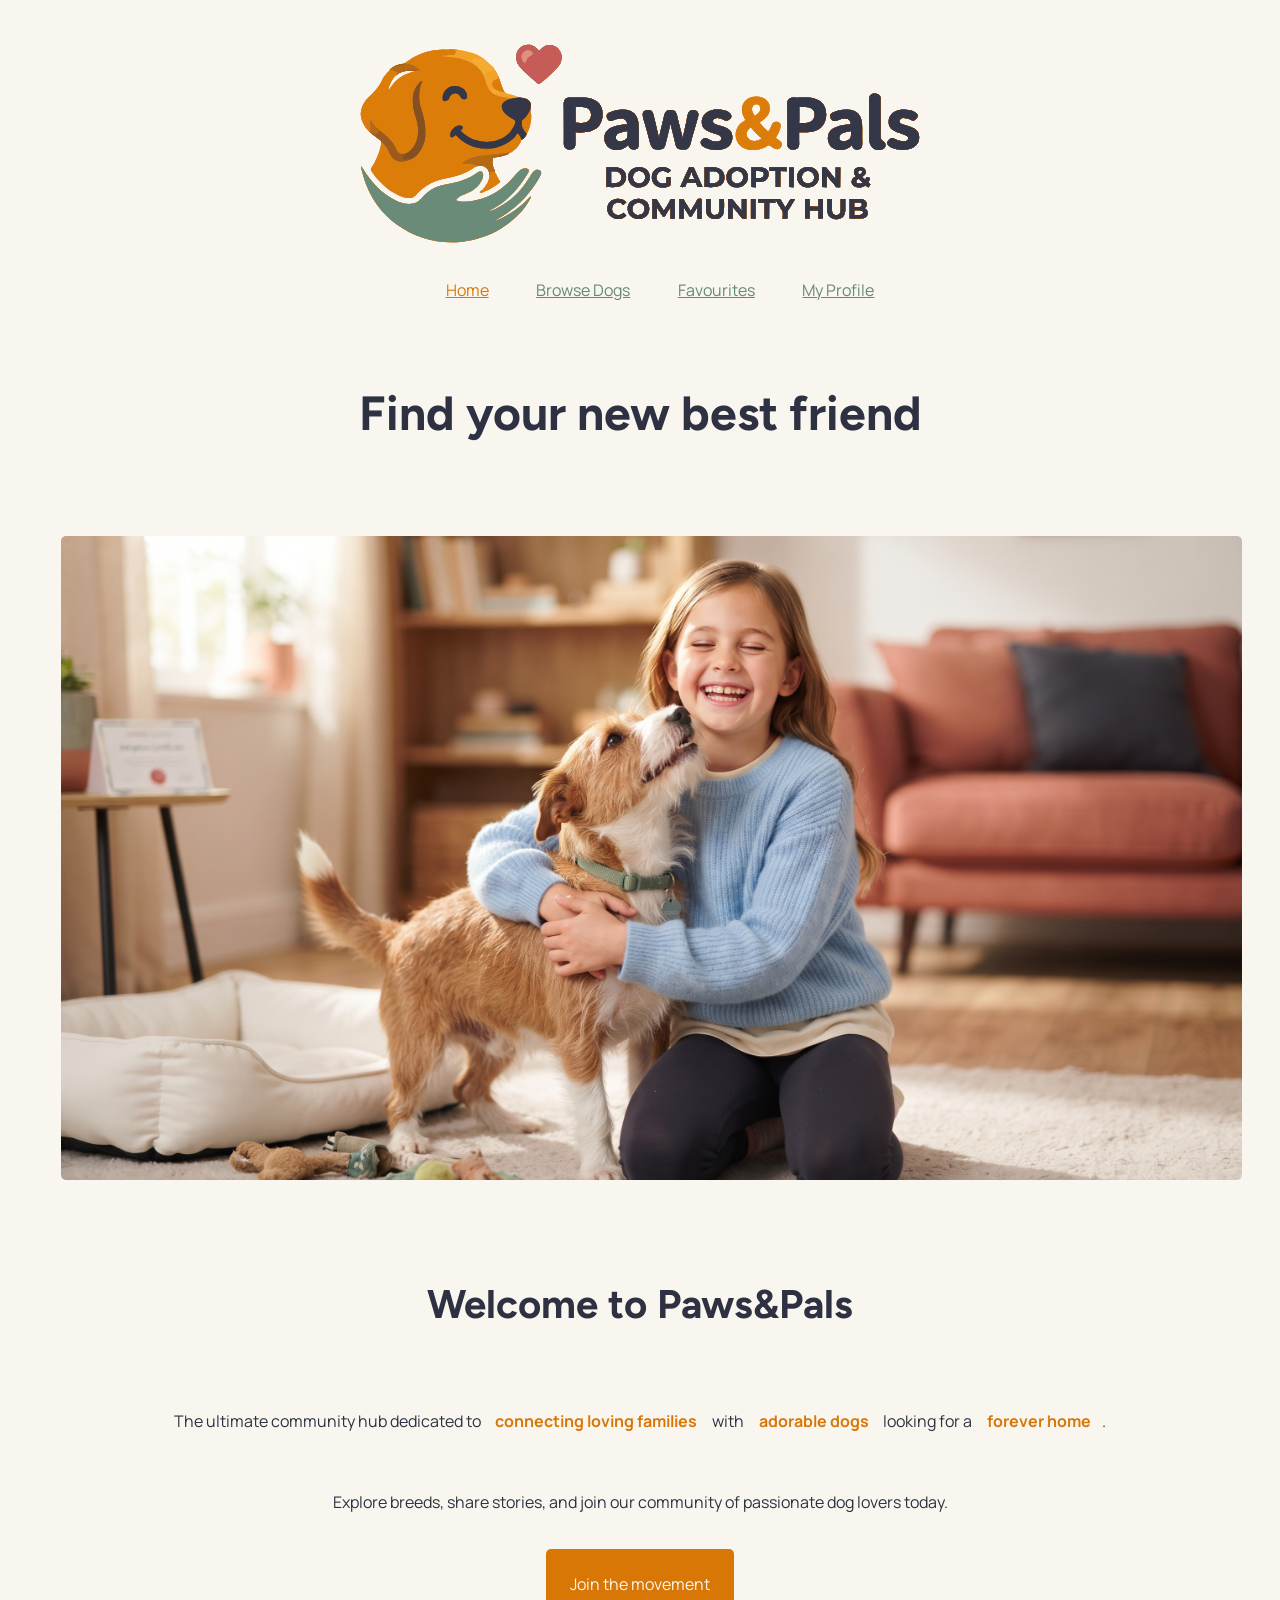
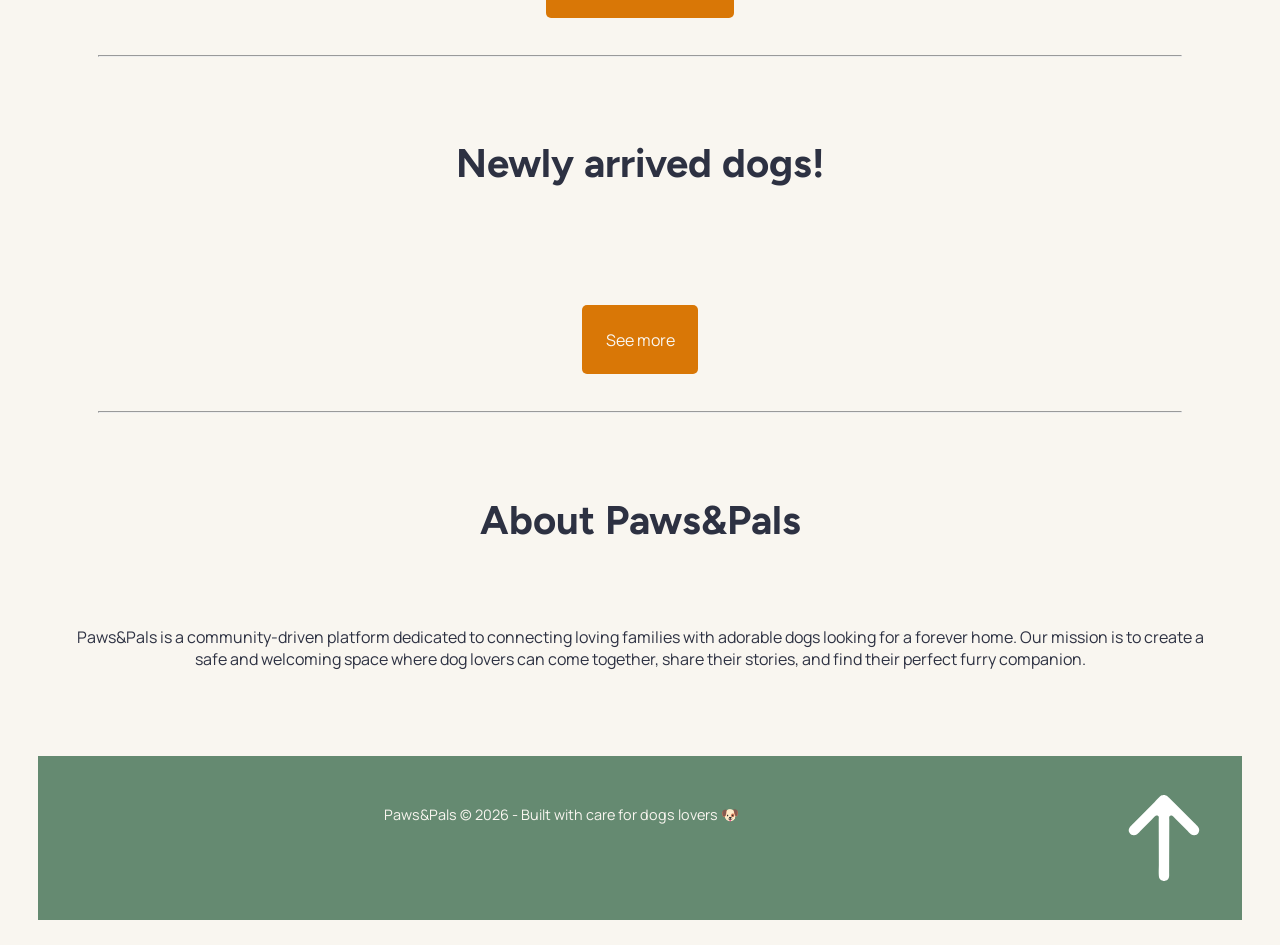
<file: web-development/exam-project/index.html>
<!doctype html>
<html lang="en">
  <head>
    <meta charset="UTF-8" />
    <meta name="viewport" content="width=device-width, initial-scale=1.0" />

    <link rel="stylesheet" href="css/style.css" />
    <link rel="icon" href="img/pawsnpals_favicon.svg" />
    <link rel="stylesheet" href="https://cdn.jsdelivr.net/npm/bootstrap-icons@1.11.3/font/bootstrap-icons.min.css">

    <title>Paws&Pals | Home</title>
  </head>
  <body>
    <header>
      <nav class="navbar">
        <img class="logo" src="img/pawsnpals_logo.svg" alt="Paws&Pals logo" />
        <ul class="nav-links">
          <li><a href="index.html" class="active">Home</a></li>
          <li><a href="dogs.html">Browse Dogs</a></li>
          <li><a href="favourites.html">Favourites</a></li>
          <li><a href="profile.html">My Profile</a></li>
        </ul>
      </nav>
    </header>

    <main>
      <section class="hero">
        <h1 id="top">Find your new best friend</h1>
        <img src="img/hero.jpeg" alt="A girl hugging a newly adopted dog." />
        <h2>Welcome to Paws&Pals</h2>
        <p>
          The ultimate community hub dedicated to
          <strong>connecting loving families</strong> with
          <strong>adorable dogs</strong> looking for a
          <strong>forever home</strong>.
        </p>
        <p>
          Explore breeds, share stories, and join our community of passionate
          dog lovers today.
        </p>
      </section>

      <section class="cta">
        <a href="profile.html" class="btn">Join the movement</a>
      </section>

      <hr />

      <section class="library">
        <h2>Newly arrived dogs!</h2>
        <div class="flex-container" id="flex-container-dogs"></div>
        <a href="dogs.html" class="btn">See more</a>
      </section>

      <hr />

      <section class="about">
        <h2>About Paws&Pals</h2>
        <p>
          Paws&Pals is a community-driven platform dedicated to connecting
          loving families with adorable dogs looking for a forever home. Our
          mission is to create a safe and welcoming space where dog lovers can
          come together, share their stories, and find their perfect furry
          companion.
        </p>
      </section>
    </main>

    <footer>
      <p>Paws&Pals &copy; 2026 - Built with care for dogs lovers 🐶</p>
      <a href="#top"
        ><img id="back-to-top" src="img/up-arrow.svg" alt="Back to top"
      /></a>
    </footer>
    <script src="js/index.js"></script>
  </body>
</html>
</file>
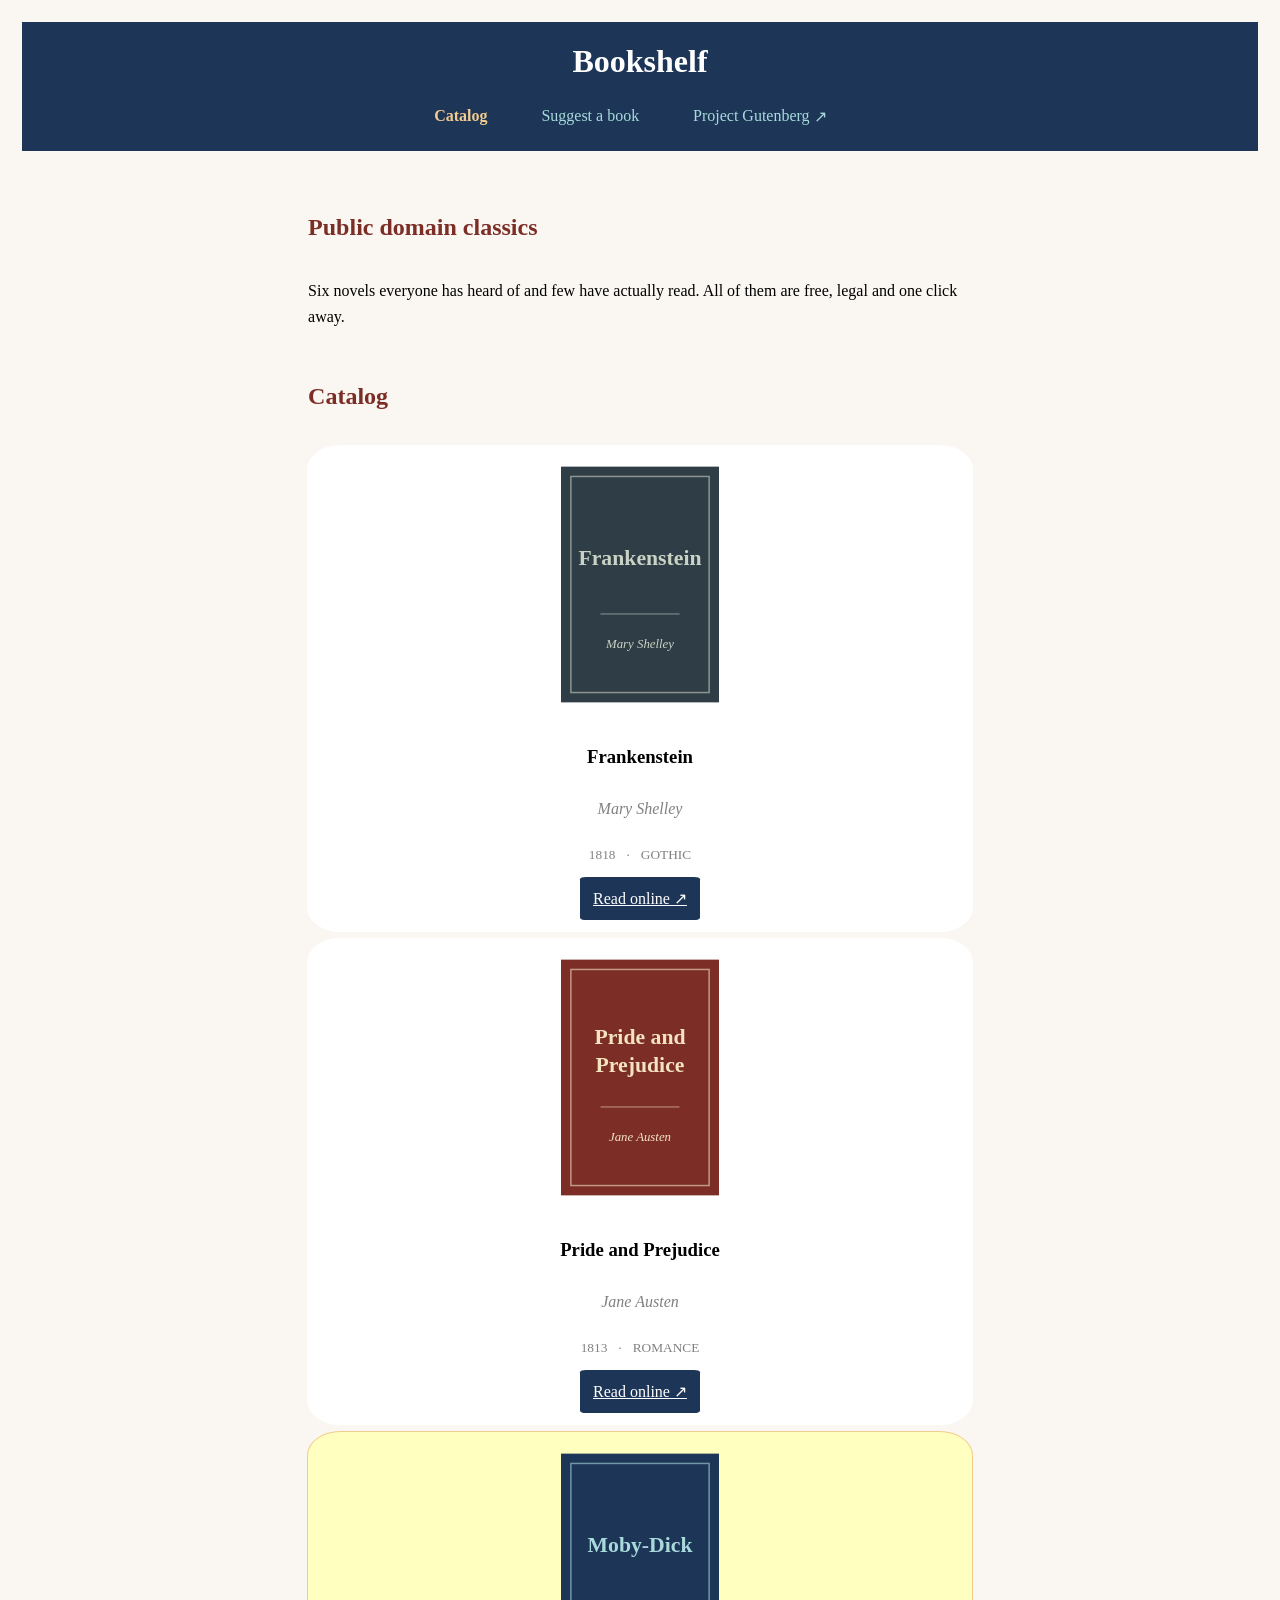
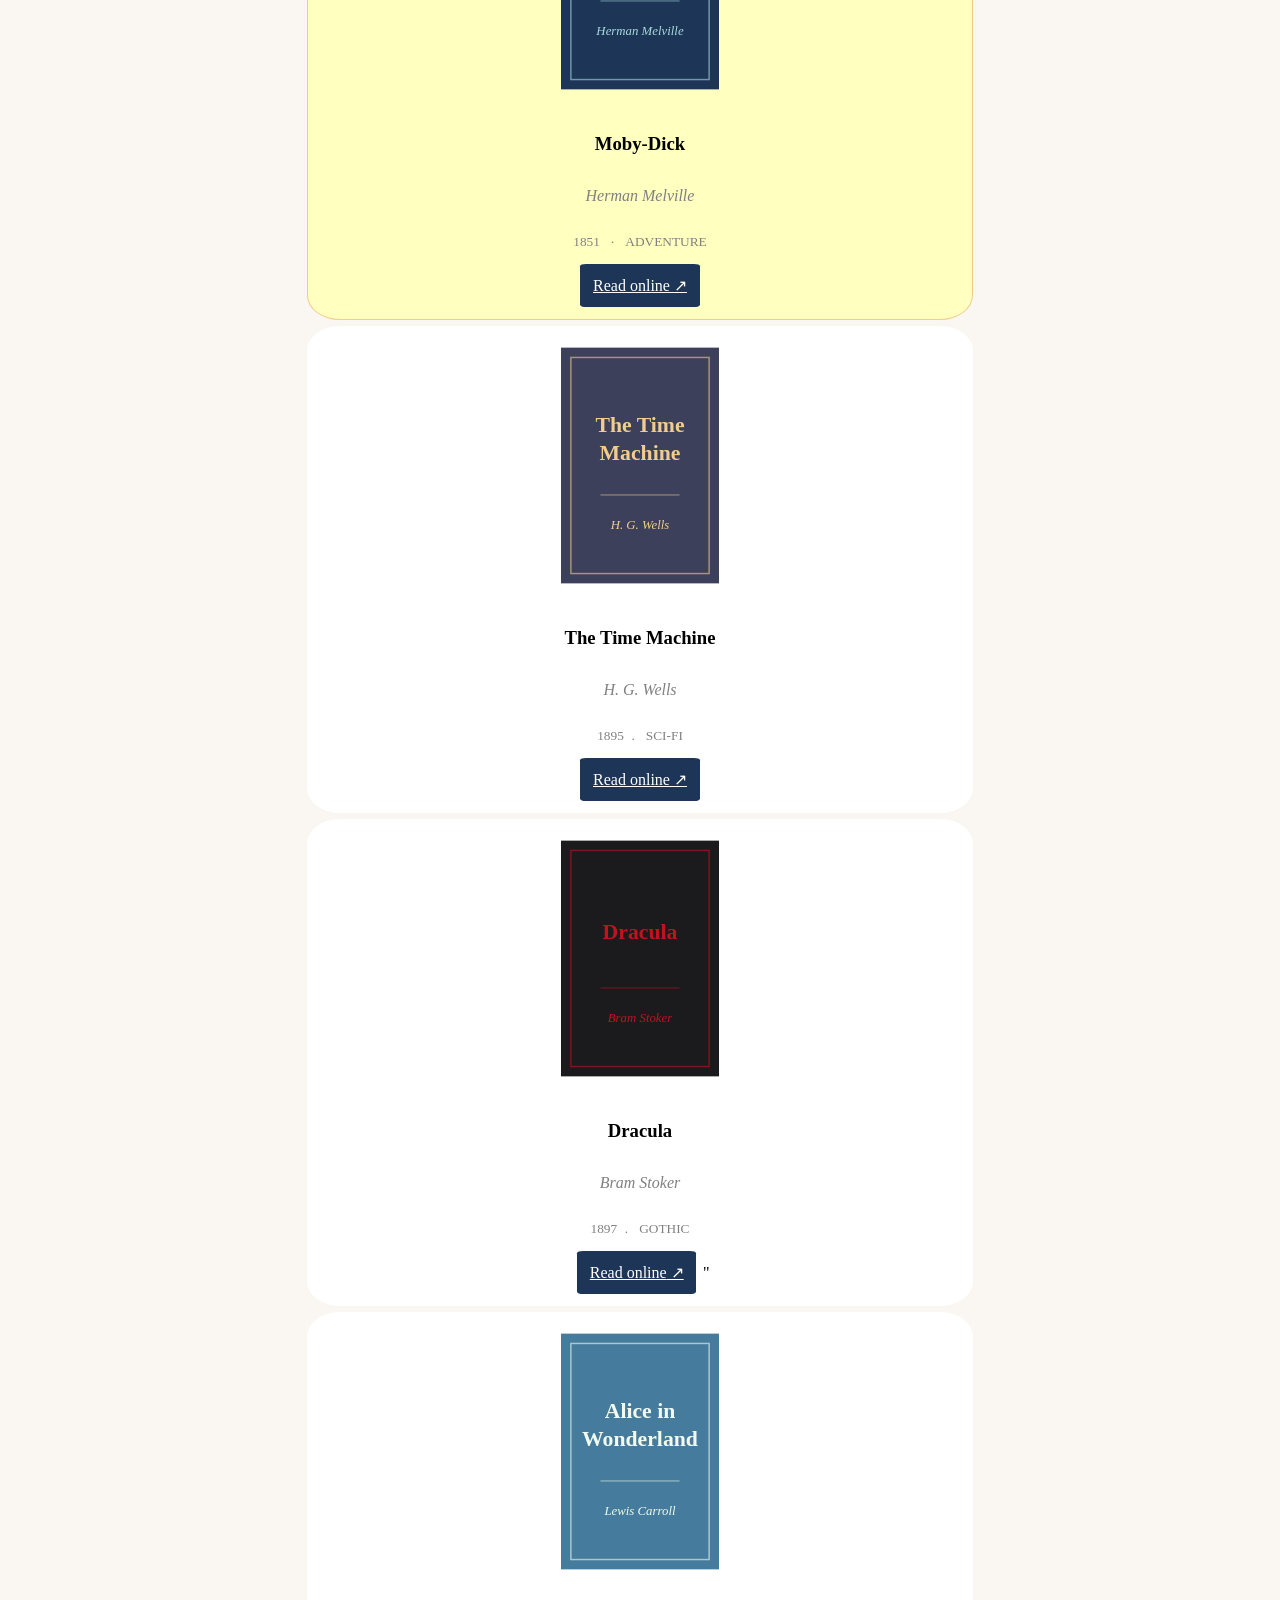
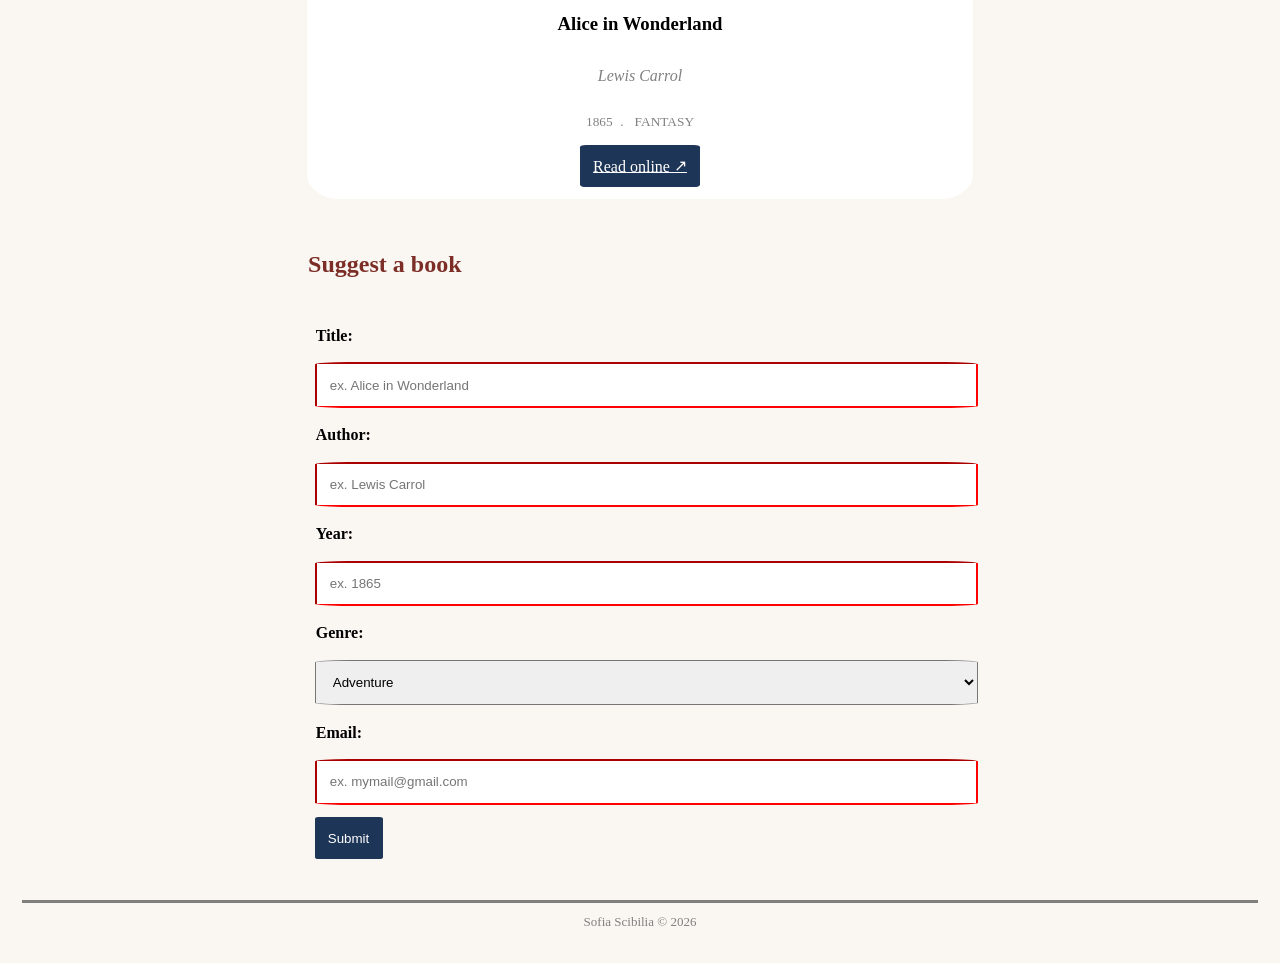
<file: web-development/exercises/live labs/lab01/starter/index.html>
<!doctype html>
<html lang="en">
  <head>
    <meta charset="UTF-8" />
    <meta name="viewport" content="width=device-width, initial-scale=1.0" />
    <title>Bookshelf</title>
    <link rel="stylesheet" href="css/style.css" />
  </head>
  <body>
    <header class="site-header">
      <h1 class="logo">Bookshelf</h1>
      <nav>
        <ul class="nav-list">
          <li><a href="#catalog" class="active">Catalog</a></li>
          <li><a href="#suggest">Suggest a book</a></li>
          <li><a href="https://www.gutenberg.org" target="_blank" rel="noopener">Project Gutenberg</a></li>
        </ul>
      </nav>
    </header>

    <main>
      <section class="intro">
        <h2>Public domain classics</h2>
        <p>Six novels everyone has heard of and few have actually read. All of them are free, legal and one click away.</p>
      </section>

      <section id="catalog" class="catalog">
        <h2>Catalog</h2>

        <!-- One card is done for you. Use it as a model. -->
        <article class="book-card">
          <img src="img/frankenstein.svg" alt="Cover of Frankenstein by Mary Shelley" width="160" height="240" />
          <h3>Frankenstein</h3>
          <p class="author">Mary Shelley</p>
          <p class="meta"><span class="year">1818</span> · <span class="genre">Gothic</span></p>
          <a href="https://www.gutenberg.org/ebooks/84" target="_blank" rel="noopener" class="btn">Read online</a>
        </article>

        <article class="book-card">
          <img src="img/pride-and-prejudice.svg" alt="Cover of Pride and Prejudice by Jane Austen" width="160" height="240" />
          <h3>Pride and Prejudice</h3>
          <p class="author">Jane Austen</p>
          <p class="meta"><span class="year">1813</span> · <span class="genre">Romance</span></p>
          <a href="https://www.gutenberg.org/ebooks/1342" target="_blank" rel="noopener" class="btn">Read online</a>
        </article>

        <article class="book-card featured">
          <img src="img/moby-dick.svg" alt="Cover of Moby-Dick by Herman Melville" width="160" height="240" />
          <h3>Moby-Dick</h3>
          <p class="author">Herman Melville</p>
          <p class="meta"><span class="year">1851</span> · <span class="genre">Adventure</span></p>
          <a href="https://www.gutenberg.org/ebooks/2701" target="_blank" rel="noopener" class="btn">Read online</a>
        </article>

        <article class="book-card">
          <img src="img/the-time-machine.svg" alt="Cover of The Time Machine by H. G. Wells" width="160" height="240" />
          <h3>The Time Machine</h3>
          <p class="author">H. G. Wells</p>
          <p class="meta"><span class="year">1895</span>. <span class="genre">Sci-fi</span></p>
          <a href="https://www.gutenberg.org/ebooks/35" target="_blank" rel="noopener" class="btn">Read online</a>
        </article>

        <article class="book-card">
          <img src="img/dracula.svg" alt="Cover of Dracula by Bram Stoker" width="160" height="240" />
          <h3>Dracula</h3>
          <p class="author">Bram Stoker</p>
          <p class="meta"><span class="year">1897</span>. <span class="genre">Gothic</span></p>
          <a href="https://www.gutenberg.org/ebooks/345" target="_blank" rel="noopener" class="btn">Read online</a>"
        </article>

        <article class="book-card">
          <img src="img/alice-in-wonderland.svg" alt="Cover of Alice in Wonderland by Lewis Carrol" width="160" height="240" />
          <h3>Alice in Wonderland</h3>
          <p class="author">Lewis Carrol</p>
          <p class="meta"><span class="year">1865</span>. <span class="genre">Fantasy</span></p>
          <a href="https://www.gutenberg.org/ebooks/11" target="_blank" rel="noopener" class="btn">Read online</a>
        </article>
      </section>

      <section id="suggest-form" class="suggest-form">
        <h2>Suggest a book</h2>
        <form>
          <label for="title">Title: </label>
          <input type="text" id="title" required placeholder="ex. Alice in Wonderland" />
          <label for="author">Author: </label>
          <input type="text" id="author" required placeholder="ex. Lewis Carrol" />
          <label for="year">Year: </label>
          <input type="number" id="year" min="1450" max="1929" placeholder="ex. 1865" />
          <label for="genre">Genre: </label>
          <select id="genre">
            <option>Adventure</option>
            <option>Gothic</option>
            <option>Romance</option>
            <option>Sci-fi</option>
            <option>Fantasy</option>
          </select>
          <label for="email">Email: </label>
          <input type="email" id="email" required placeholder="ex. mymail@gmail.com" />
          <button>Submit</button>
        </form>
      </section>
    </main>

    <footer class="site-footer">
      <p>Sofia Scibilia &copy 2026 </p>
    </footer>
  </body>
</html>
</file>
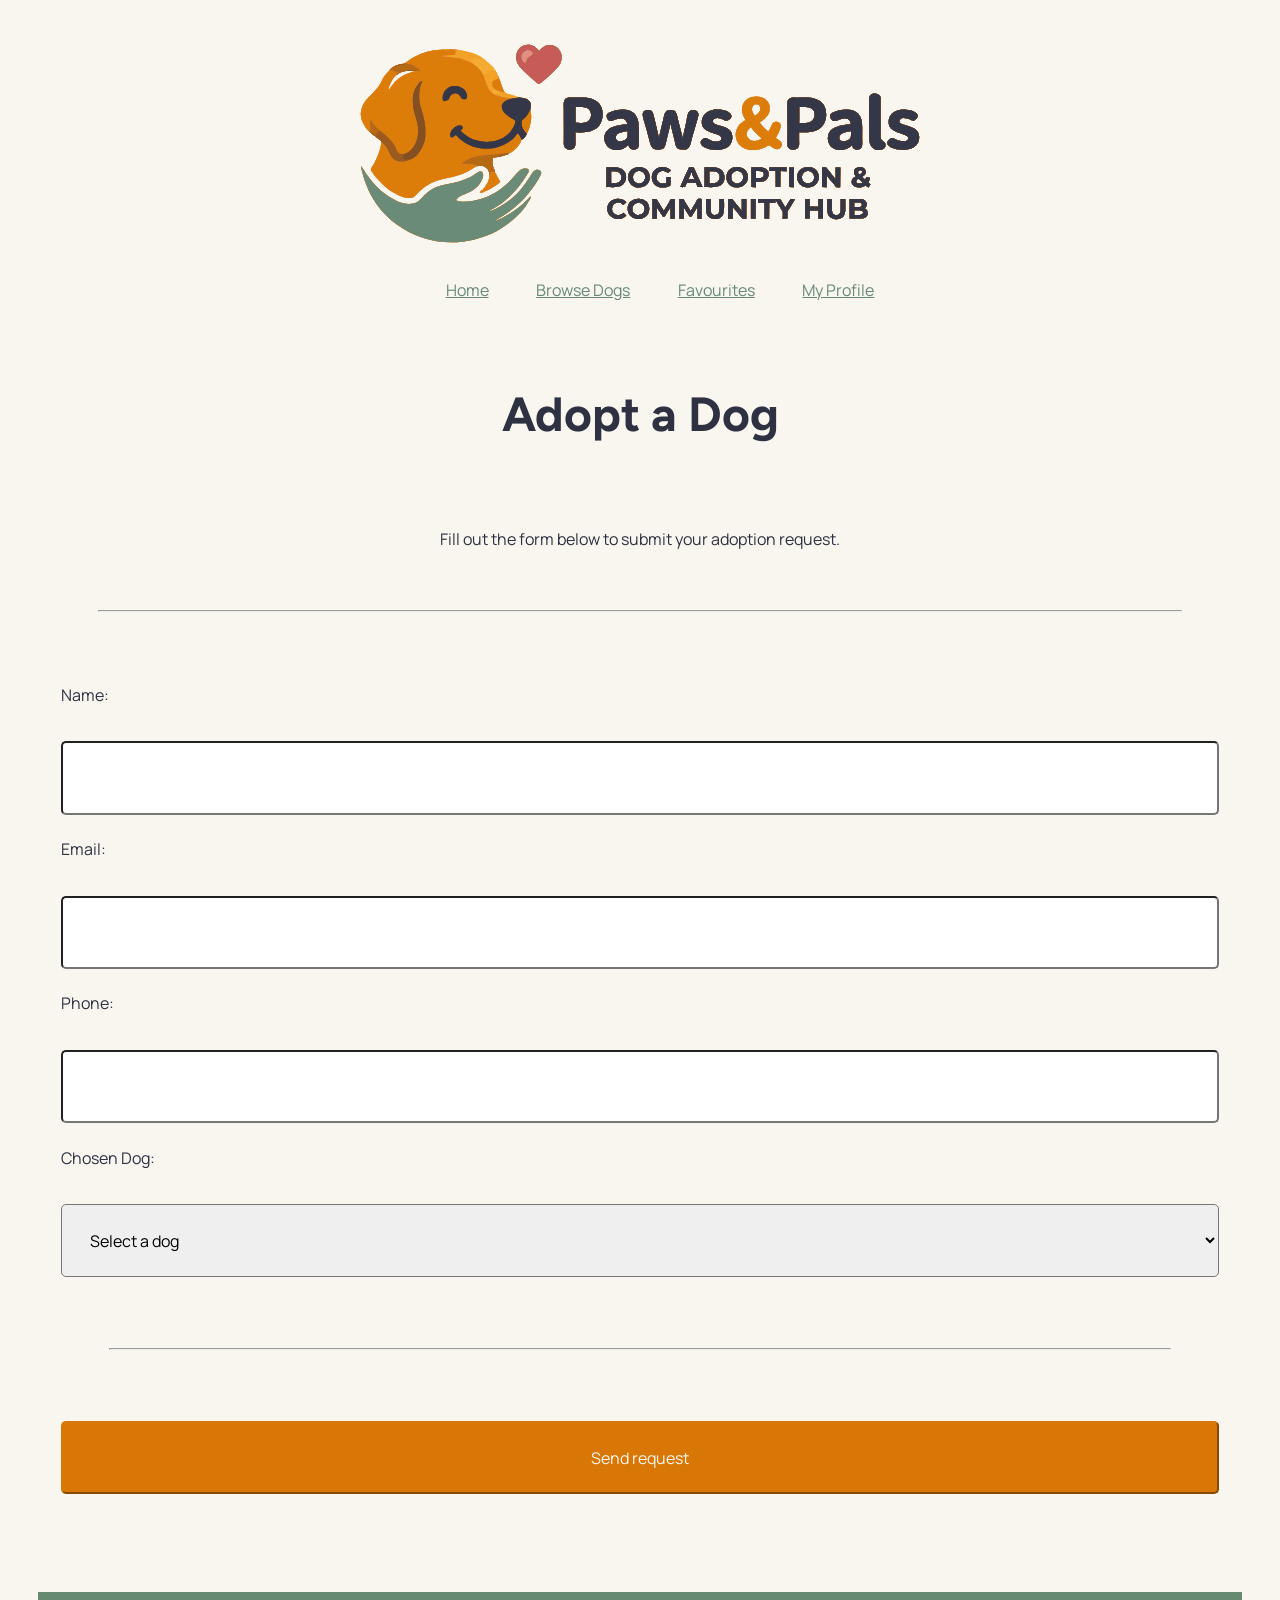
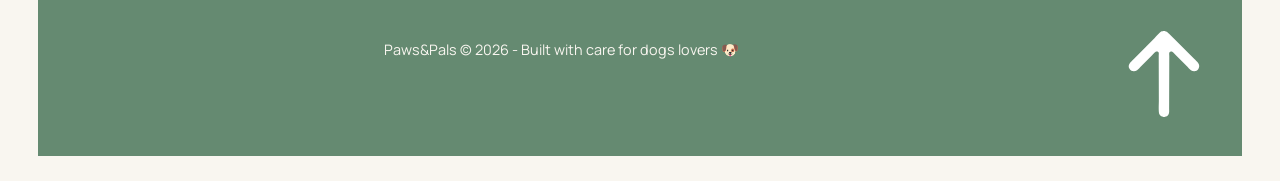
<file: web-development/exam-project/adopt.html>
<!doctype html>
<html lang="en">
  <head>
    <meta charset="UTF-8" />
    <meta name="viewport" content="width=device-width, initial-scale=1.0" />

    <link rel="stylesheet" href="css/style.css" />
    <link rel="icon" href="img/pawsnpals_favicon.svg" />

    <title>Paws&Pals | Adopt a Dog</title>
  </head>
  <body>
    <header>
      <nav class="navbar">
        <img class="logo" src="img/pawsnpals_logo.svg" alt="Paws&Pals logo" />
        <ul class="nav-links">
          <li><a href="index.html">Home</a></li>
          <li><a href="dogs.html">Browse Dogs</a></li>
          <li><a href="favourites.html">Favourites</a></li>
          <li><a href="profile.html">My Profile</a></li>
        </ul>
      </nav>
    </header>

    <main>
      <h1>Adopt a Dog</h1>
      <p>Fill out the form below to submit your adoption request.</p>
      <hr>
      <form id="adoption-form">
        <label for="name">Name:</label>
        <input type="text" id="name" name="name" required />

        <label for="email">Email:</label>
        <input type="email" id="email" name="email" required />

        <label for="phone">Phone:</label>
        <input type="tel" id="phone" name="phone" required />

        <label for="chosen-dog">Chosen Dog:</label>
        <select id="chosen-dog" name="chosen-dog" required>
          <option value="">Select a dog</option>
        </select>

        <hr>

        <button id="submit-adoption-form" type="submit" class="btn">Send request</button>
      </form>
    </main>

    <footer>
      <p>Paws&Pals &copy; 2026 - Built with care for dogs lovers 🐶</p>
      <a href="#top"
        ><img id="back-to-top" src="img/up-arrow.svg" alt="Back to top"
      /></a>
    </footer>
    <script src="js/adopt.js"></script>
  </body>
</html>
</file>
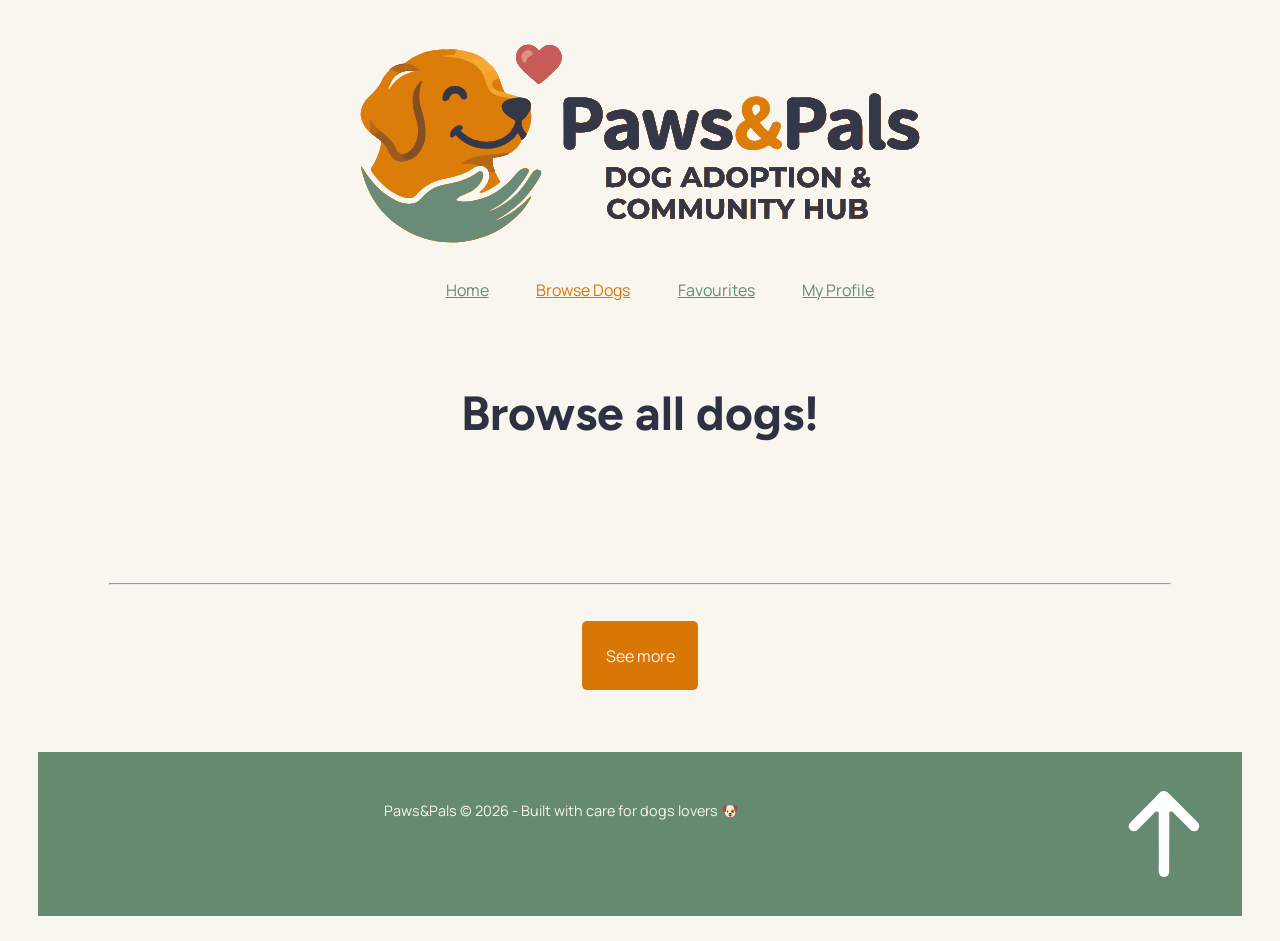
<file: web-development/exam-project/dogs.html>
<!doctype html>
<html lang="en">
  <head>
    <meta charset="UTF-8" />
    <meta name="viewport" content="width=device-width, initial-scale=1.0" />

    <link rel="stylesheet" href="css/style.css" />
    <link rel="icon" href="img/pawsnpals_favicon.svg" />
    <link rel="stylesheet" href="https://cdn.jsdelivr.net/npm/bootstrap-icons@1.11.3/font/bootstrap-icons.min.css">

    <title>Paws&Pals | Browse Dogs</title>
  </head>
  <body>
    <header>
      <nav class="navbar">
        <img class="logo" src="img/pawsnpals_logo.svg" alt="Paws&Pals logo" />
        <ul class="nav-links">
          <li><a href="index.html">Home</a></li>
          <li><a href="dogs.html" class="active">Browse Dogs</a></li>
          <li><a href="favourites.html">Favourites</a></li>
          <li><a href="profile.html">My Profile</a></li>
        </ul>
      </nav>
    </header>

    <main>
      <section class="library">
        <h1>Browse all dogs!</h1>
        <div class="flex-container" id="flex-container-dogs"></div>
        <hr />
        <a class="btn" id="see-more">See more</a>
      </section>
    </main>

    <footer>
      <p>Paws&Pals &copy; 2026 - Built with care for dogs lovers 🐶</p>
      <a href="#top"
        ><img id="back-to-top" src="img/up-arrow.svg" alt="Back to top"
      /></a>
    </footer>

    <script src="js/dogs.js"></script>
  </body>
</html>
</file>
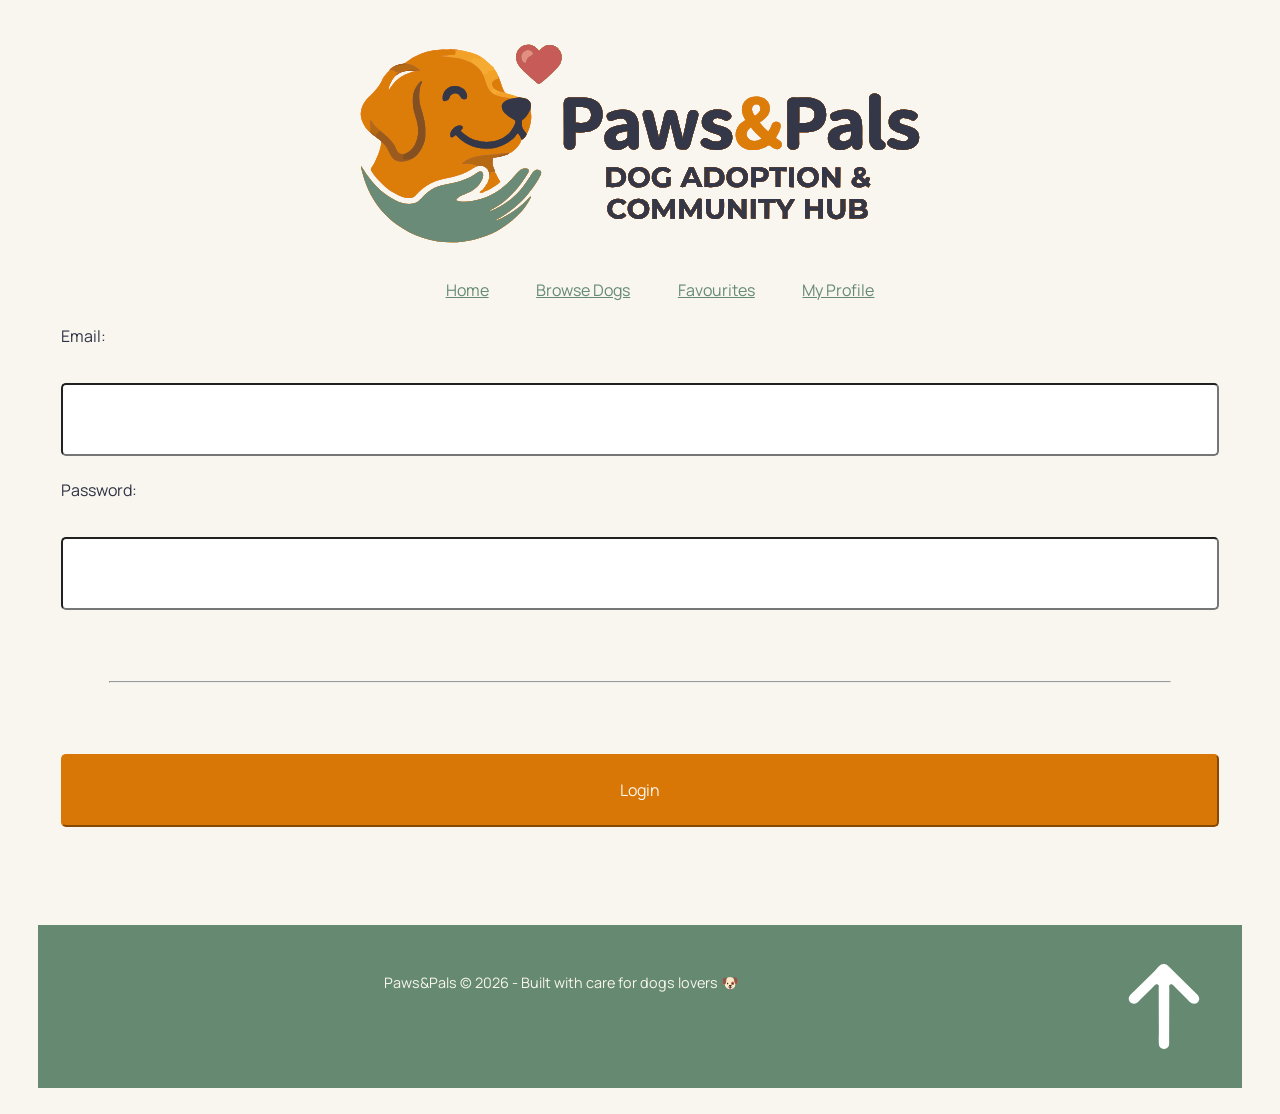
<file: web-development/exam-project/login.html>
<!doctype html>
<html lang="en">
  <head>
    <meta charset="UTF-8" />
    <meta name="viewport" content="width=device-width, initial-scale=1.0" />

    <link rel="stylesheet" href="css/style.css" />
    <link rel="icon" href="img/pawsnpals_favicon.svg" />

    <title>Paws&Pals | Login</title>
  </head>
  <body>
    <header>
      <nav class="navbar">
        <img class="logo" src="img/pawsnpals_logo.svg" alt="Paws&Pals logo" />
        <ul class="nav-links">
          <li><a href="index.html">Home</a></li>
          <li><a href="dogs.html">Browse Dogs</a></li>
          <li><a href="favourites.html">Favourites</a></li>
          <li><a href="profile.html">My Profile</a></li>
        </ul>
      </nav>
    </header>
    <main>
      <form id="login-form">
        <label for="email">Email:</label>
        <input type="email" id="email" name="email" required />

        <label for="password">Password:</label>
        <input type="password" id="password" name="password" required />

        <hr />

        <button id="submit-login" class="btn">Login</button>
      </form>
    </main>

    <footer>
      <p>Paws&Pals &copy; 2026 - Built with care for dogs lovers 🐶</p>
      <a href="#top"
        ><img id="back-to-top" src="img/up-arrow.svg" alt="Back to top"
      /></a>
    </footer>
    <script src="js/login.js"></script>
  </body>
</html>
</file>
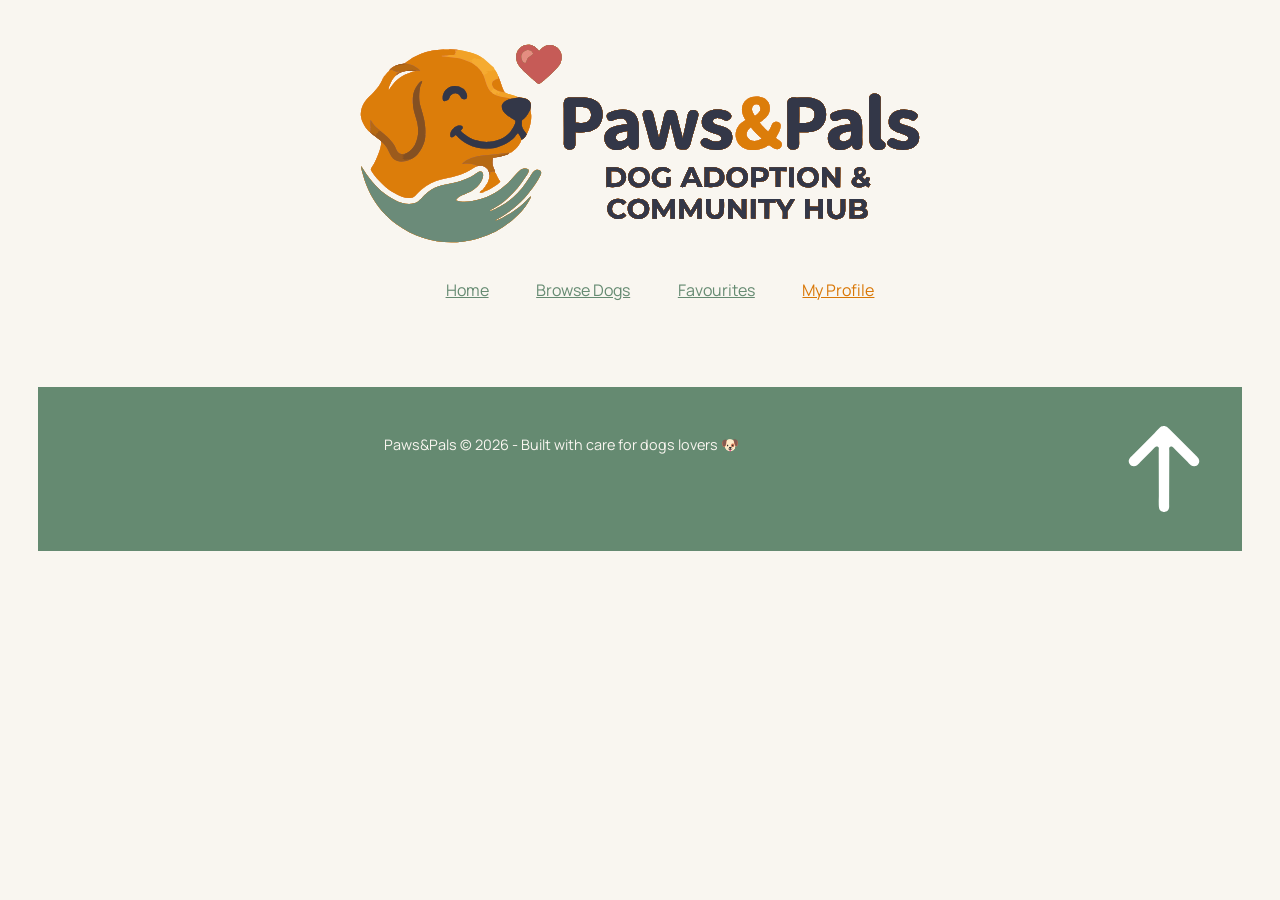
<file: web-development/exam-project/profile.html>
<!doctype html>
<html lang="en">
  <head>
    <meta charset="UTF-8" />
    <meta name="viewport" content="width=device-width, initial-scale=1.0" />

    <link rel="stylesheet" href="css/style.css" />
    <link rel="icon" href="img/pawsnpals_favicon.svg" />

    <title>Paws&Pals | My Profile</title>
  </head>
  <body>
    <header>
      <nav class="navbar">
        <img class="logo" src="img/pawsnpals_logo.svg" alt="Paws&Pals logo" />
        <ul class="nav-links">
          <li><a href="index.html">Home</a></li>
          <li><a href="dogs.html">Browse Dogs</a></li>
          <li><a href="favourites.html">Favourites</a></li>
          <li><a href="profile.html" class="active">My Profile</a></li>
        </ul>
      </nav>
    </header>
    <main>
    </main>

    <footer>
      <p>Paws&Pals &copy; 2026 - Built with care for dogs lovers 🐶</p>
      <a href="#top"
        ><img id="back-to-top" src="img/up-arrow.svg" alt="Back to top"
      /></a>
    </footer>
    <script src="js/profile.js"></script>
  </body>
</html>
</file>
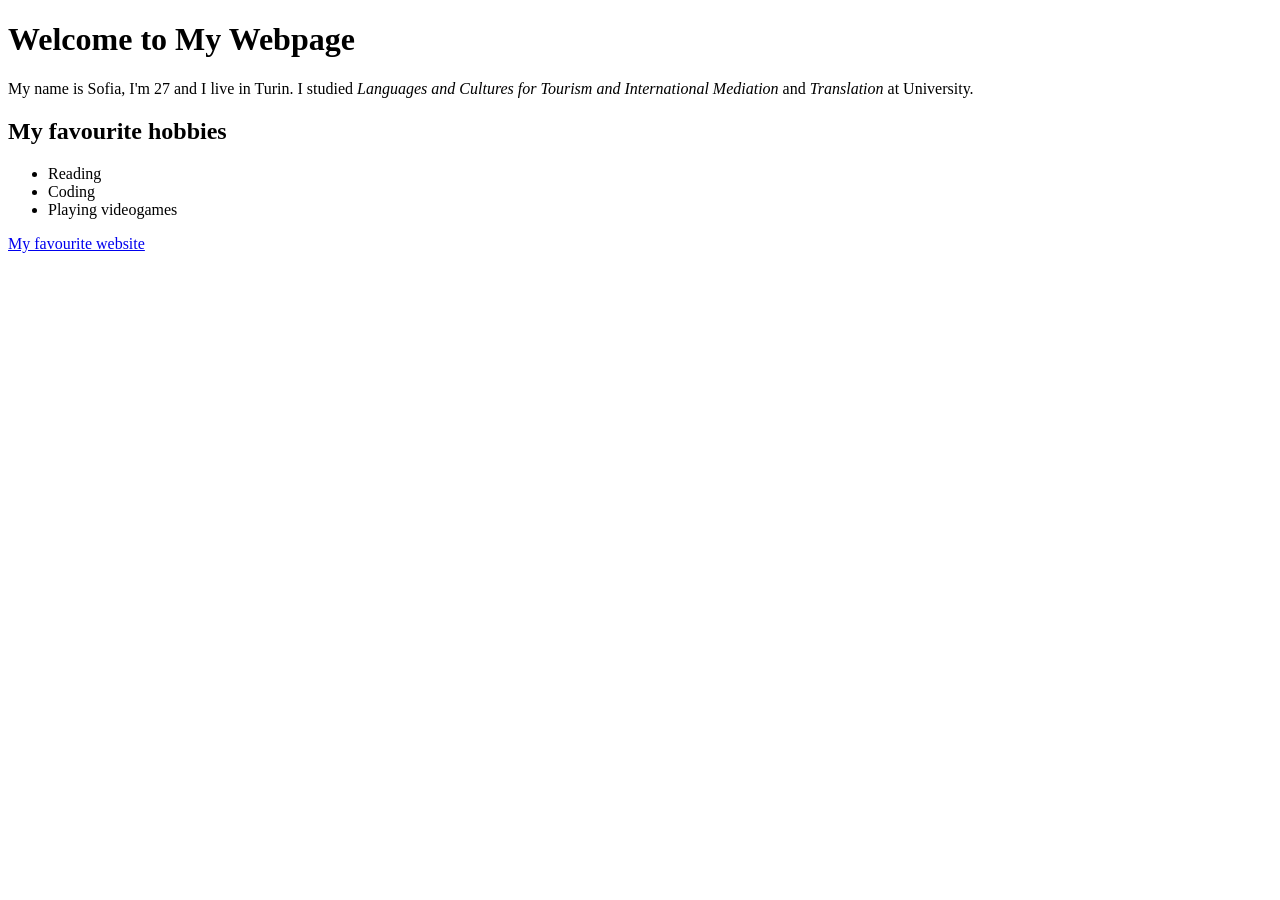
<file: web-development/exercises/exercise1.html>
<!doctype html>
<html lang="en">
  <head>
    <meta charset="UTF-8" />
    <meta name="viewport" content="width=device-width, initial-scale=1.0" />
    <title>My first webpage</title>
  </head>
  <body>
    <h1>Welcome to My Webpage</h1>
    <p>My name is Sofia, I'm 27 and I live in Turin. I studied <em>Languages and Cultures for Tourism and International Mediation</em> and <em>Translation</em> at University.</p>

    <h2>My favourite hobbies</h2>
    <ul>
      <li>Reading</li>
      <li>Coding</li>
      <li>Playing videogames</li>
    </ul>

    <a href="https://padlet.com/" target="_blank">My favourite website</a>
  </body>
</html>
</file>
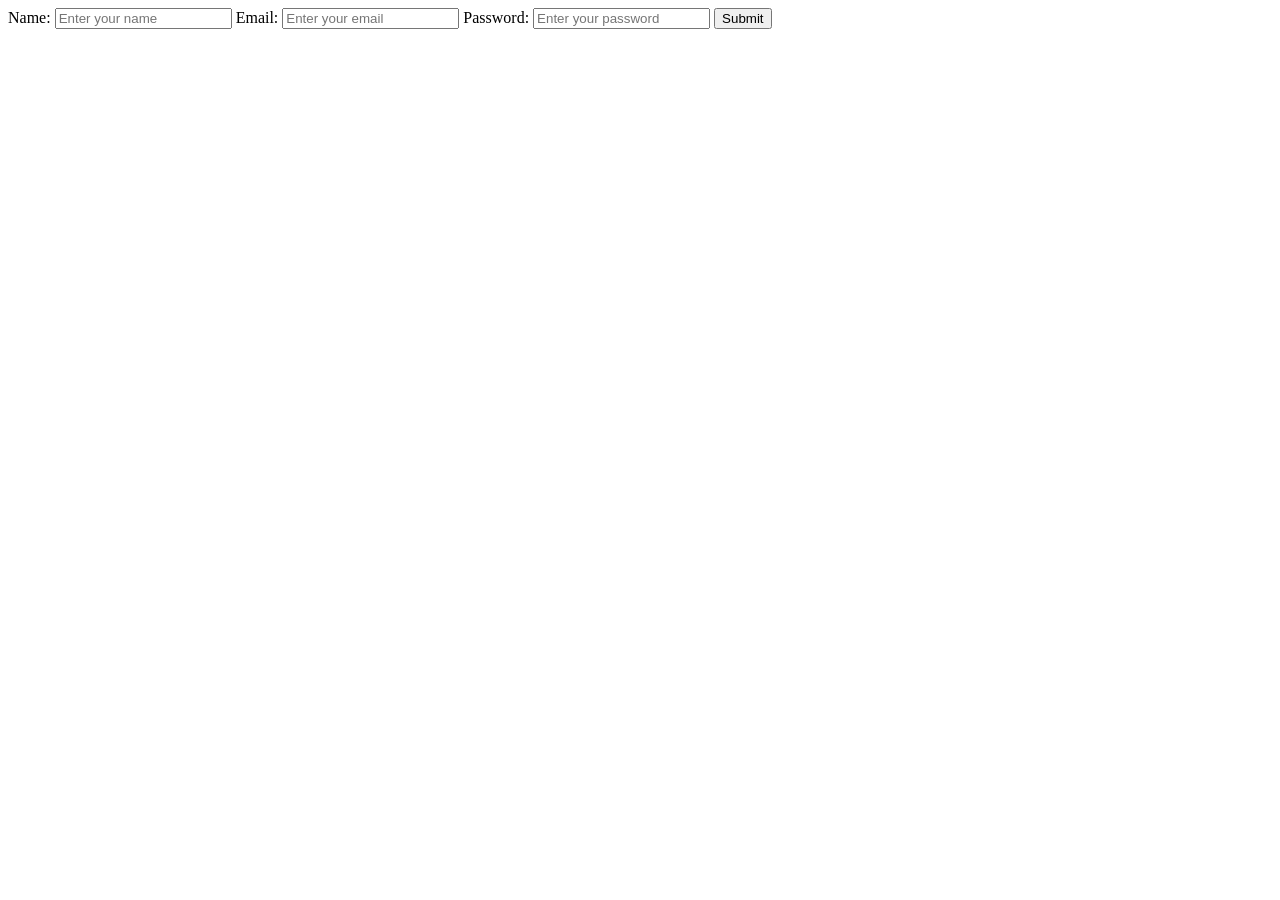
<file: web-development/exercises/exercise2.html>
<!DOCTYPE html>
<html lang="en">
<head>
    <meta charset="UTF-8">
    <meta name="viewport" content="width=device-width, initial-scale=1.0">
    <title>My Second Webpage</title>
</head>
<body>
    <form>
        <label for="name">Name:</label>
        <input type="text" name="name" placeholder="Enter your name" required>
        <label for="email">Email:</label>
        <input type="email" name="email" placeholder="Enter your email" required>
        <label for="password" name="password">Password:</label>
        <input type="password" name="password" placeholder="Enter your password" required>
        <button type="submit">Submit</button>
    </form>
</body>
</html>
</file>
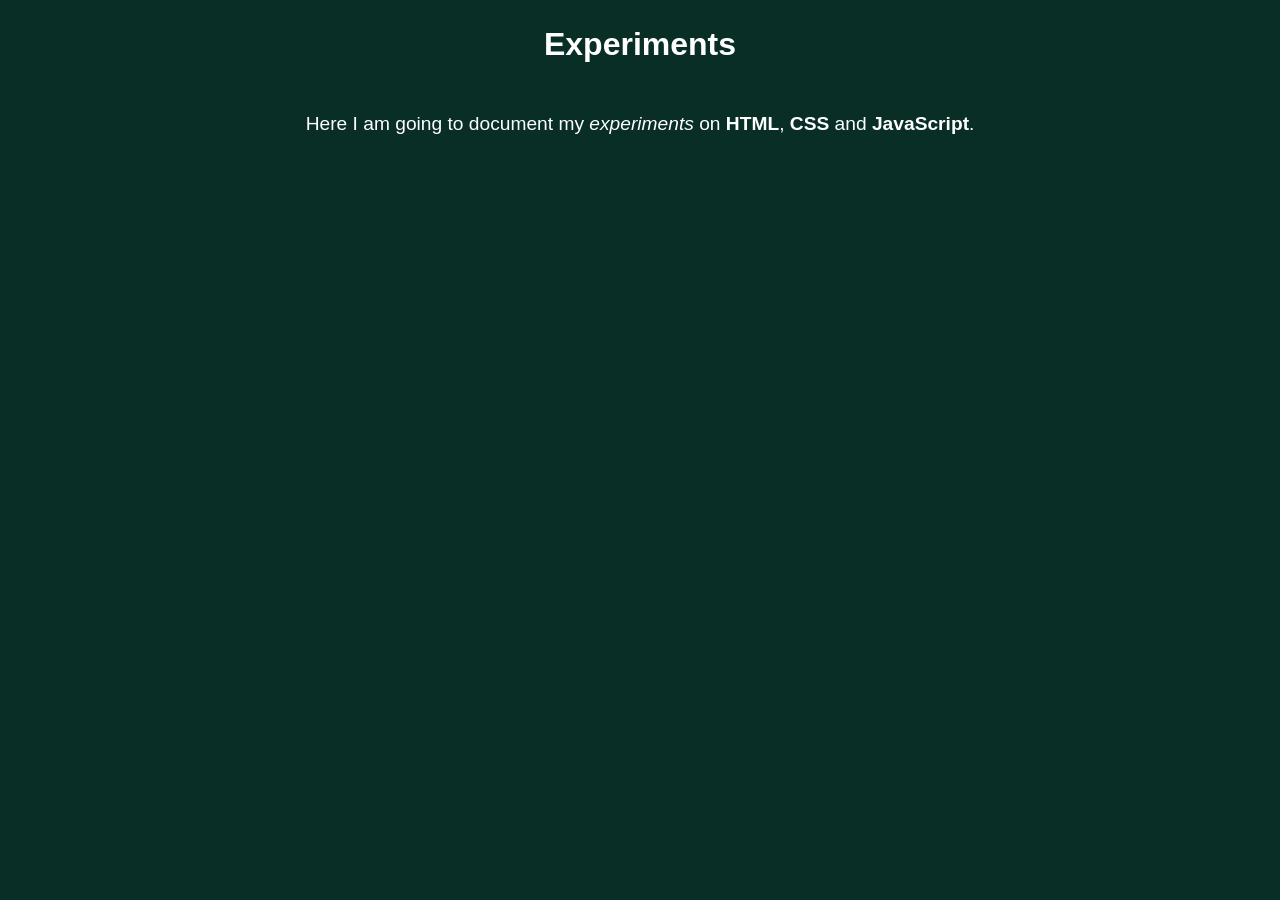
<file: web-development/exercises/experiments.html>
<!doctype html>
<html lang="en">
  <head>
    <meta charset="UTF-8" />
    <meta name="viewport" content="width=device-width, initial-scale=1.0" />
    <title>Experiments</title>
    <link rel="icon" href="https://www.svgrepo.com/show/426818/experiment.svg" type="image/svg+xml">

    <style>
        body {
            background-color: #082E25;
            color: white;
            font-family: Atkinson Hyperlegible Next, sans-serif;
            text-align: center;
            margin-top: 2%;
        }
        p {
            font-size: 1.2rem;
        }
        strong:hover {
            color: #bcffbc;
        }
        h1 + p {
            margin-top: 4%;
        }
    </style>
  </head>
  <body>
    <h1>Experiments</h1>
    <p>Here I am going to document my <em>experiments</em> on <strong>HTML</strong>, <strong>CSS</strong> and <strong>JavaScript</strong>.</p>
  </body>
</html>
</file>
<file: web-development/exam-project/css/style.css>
/* TODO: See more to be moved downwards */

/* import fonts */
@import url("https://fonts.googleapis.com/css2?family=Figtree:ital,wght@0,300..900;1,300..900&display=swap");
@import url("https://fonts.googleapis.com/css2?family=Manrope:wght@200..800&display=swap");

/* general styles */
* {
  box-sizing: border-box;
  margin: 1%;
}

body {
  font-family: Manrope;
  background-color: #f9f6f0;
  text-align: center;
  color: #2d3142;
}

header {
  background-color: #f9f6f0;
  position: sticky;
  top: 0;
  z-index: 99;
}

footer {
  display: flex;
  align-items: center;
  justify-content: space-between;
  background-color: #658a71;
  color: #f9f6f0;
  margin-top: 7%;
  & p {
    flex-basis: 95%;
    flex-grow: 2;
    padding: 3%;
    font-size: 0.9rem;
  }
  & a {
    display: flex;
    align-items: center;
    justify-content: center;
    flex-shrink: 5;
  }
  & img {
    width: 65%;
  }
}

button,
select,
input,
textarea {
  font-family: inherit;
}

strong {
  color: #d97706;
}

h1 {
  font-size: 3rem;
}

h2 {
  font-size: 2.5rem;
}

h1,
h2,
h3,
h4,
h5,
h6 {
  font-family: Figtree;
  margin: 7%;
}

p {
  margin-bottom: 5%;
}

img {
  width: 100%;
  border-radius: 5px;
}

a {
  color: #658a71;
  &.active {
    color: #d97706;
  }
}

hr {
  margin: 5%;
}

form {
  display: flex;
  flex-direction: column;
  justify-content: space-around;
  gap: 5%;
}

input,
select,
textarea {
  border-radius: 5px;
  padding: 2%;
  font-size: 1rem;
  &:focus {
    outline-color: #658a71;
  }
}

label {
  text-align: left;
  margin-bottom: 2%;
}

/* classes */
.flex-container {
  display: flex;
  flex-wrap: wrap;
  justify-content: space-evenly;
  margin-bottom: 5%;
}

.logo {
  width: 90vw;
}

.nav-links li {
  display: inline;
}

.card {
  width: 48%;
  border: 2px solid #658a71;
  border-radius: 5px;
  padding: 3%;
  & img {
    width: 100%;
    aspect-ratio: 1/1;
    object-fit: cover;
  }
}

.btn {
  background-color: #d97706;
  border-color: #d97706;
  border-radius: 5px;
  text-decoration: none;
  font-size: 1rem;
  color: #f9f6f0;
  padding: 2%;
  &:active {
    background-color: #658a71;
  }
  &.favourite {
    position: absolute;
    bottom: 3%;
    right: -2%;
    width: 20%;
    height: 20%;
  }
}

.img-wrapper {
  position: relative;
  width: 100%;
  overflow: hidden;
}

#profile-picture {
  border-radius: 50%;
  width: 60%;
}

/* TABLET view */
@media (min-width: 768px) {
  .logo {
    width: 50vw;
  }
}

/* DESKTOP view */
@media (min-width: 1441px) {
  .logo {
    width: 20vw;
  }
}
</file>
<file: web-development/exercises/live labs/lab01/starter/css/style.css>
* {
   margin: 0.5vw;
   padding: 0.1vw;
   box-sizing: border-box;
}

body {
   font-family: Georgia, 'Times New Roman', Times, serif;
   line-height: 1.6;
   background-color: #faf7f2;
   color: black;
}

h1, h2, h3 {
   font-family: Arial, Helvetica, sans-serif sans-serif;
}

h2 {
   color: #7b2d26;
   line-height: 3.5;
}

.site-header {
   background-color: #1d3557;
   color: white;
   padding: 0.5vw;
   text-align: center;
   & nav a {
      color: #a8dadc;
      text-decoration: none;
      &:hover, &:focus {
         color: white;
         text-decoration: underline;
      }
      &.active {
         color: #f2cc8f;
         font-weight: bold;
      }
   }
}

.nav-list li {
   display: inline;
   list-style-type: none;
   margin-right: 2vw;
}

a[target="_blank"]::after {
   content: " ↗";
}

main {
   max-width: 720px;
   margin: auto;
   padding: 1vw;
}

.book-card {
   background-color: white;
   border: thin;
   border-radius: 5%;
   padding: 1vw;
   line-height: 2.5;
   text-align: center;
   &.featured {
      background-color: #FFFFBF;
      border-style: solid;
      border-color: #f2cc8f;
   }
}

.author {
   font-style: italic;
   color: grey;
}

.meta {
   font-size: smaller;
   color:  grey;
}

.genre {
   text-transform: uppercase;
}

.btn, button {
   background-color: #1d3557;
   color: white;
   border-style: none;
   border-radius: 5%;
   padding: 2%;
   &:hover {
      color: #457b9d;
   }
}

label {
   display: block;
   font-weight: bold;
}

.suggest-form input, select {
   width: 100%;
   padding: 2%;
   border-radius: 5%;
   &:hover {
      outline: auto;
   }
   &:invalid, &:placeholder-shown {
      border-color: red;
   }
}

footer {
   text-align: center;
   font-size: small;
   color: grey;
   border-top-style: solid;
}
</file>
